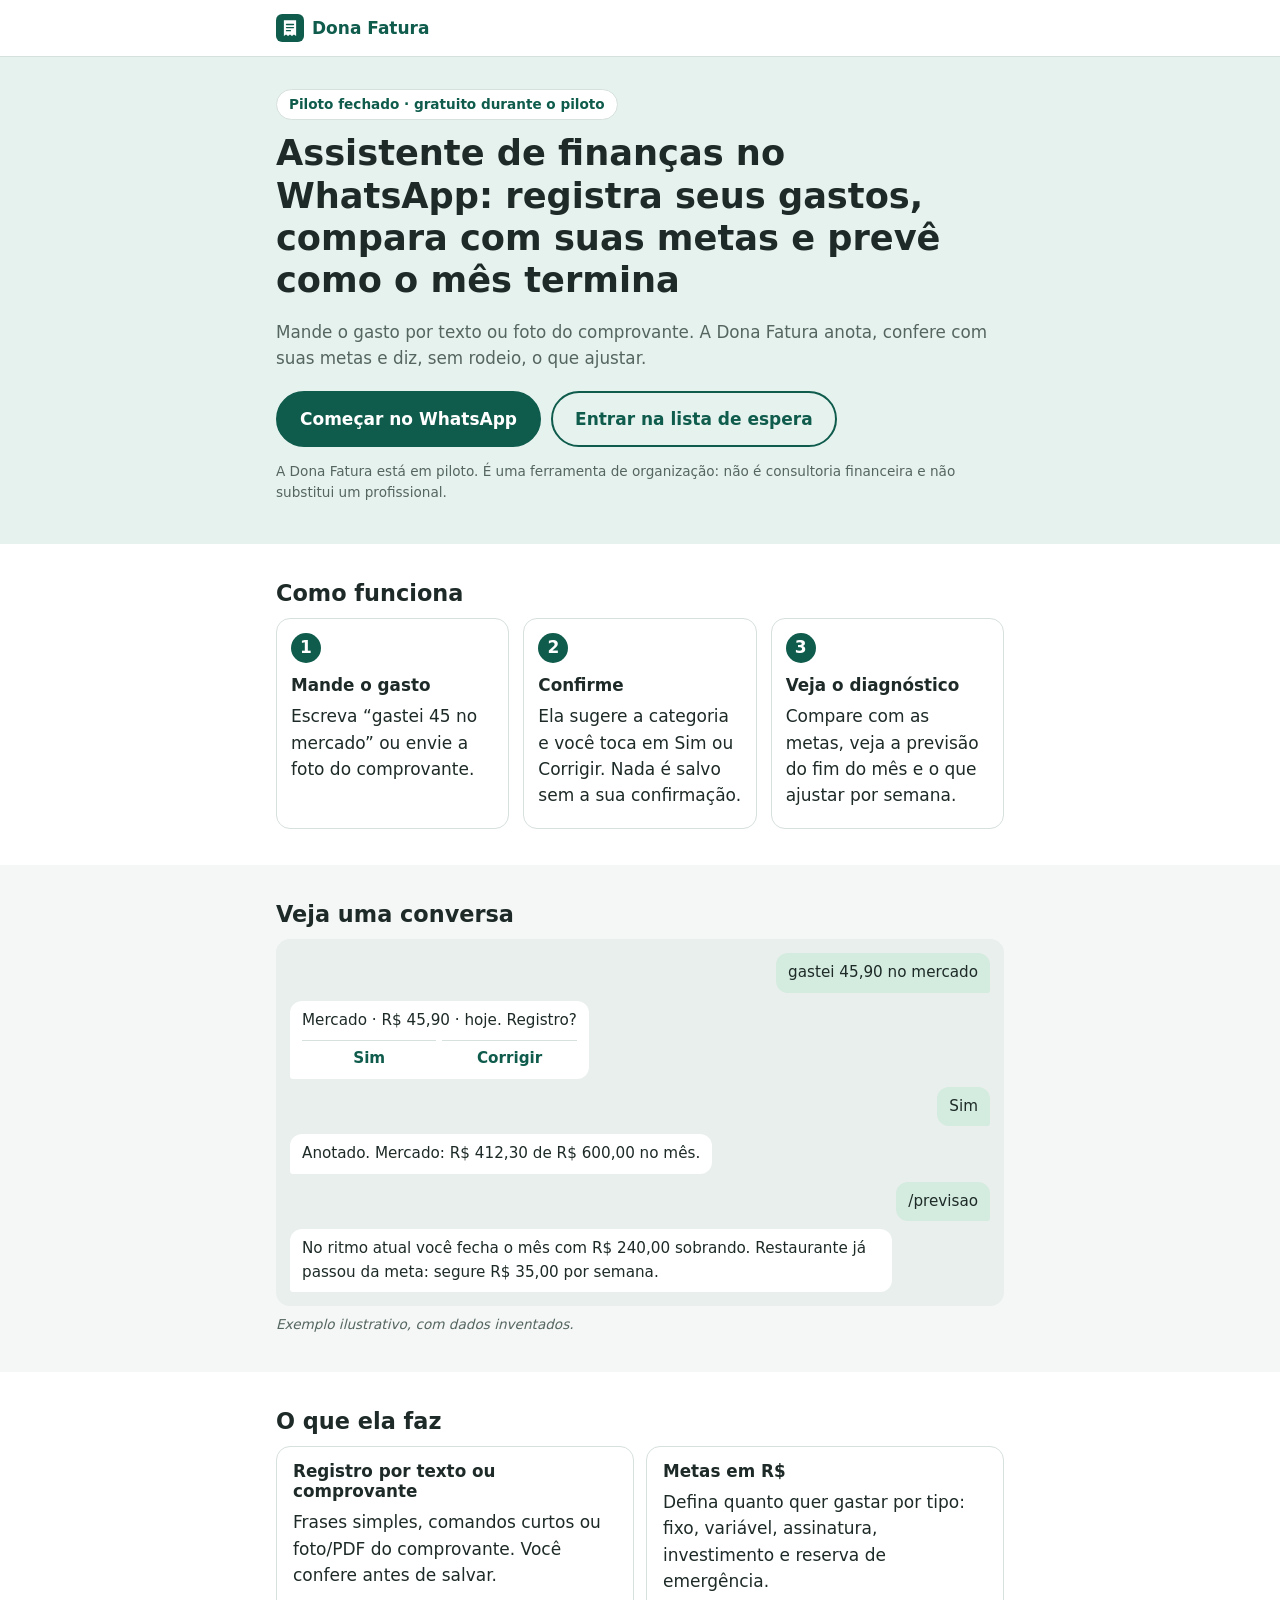
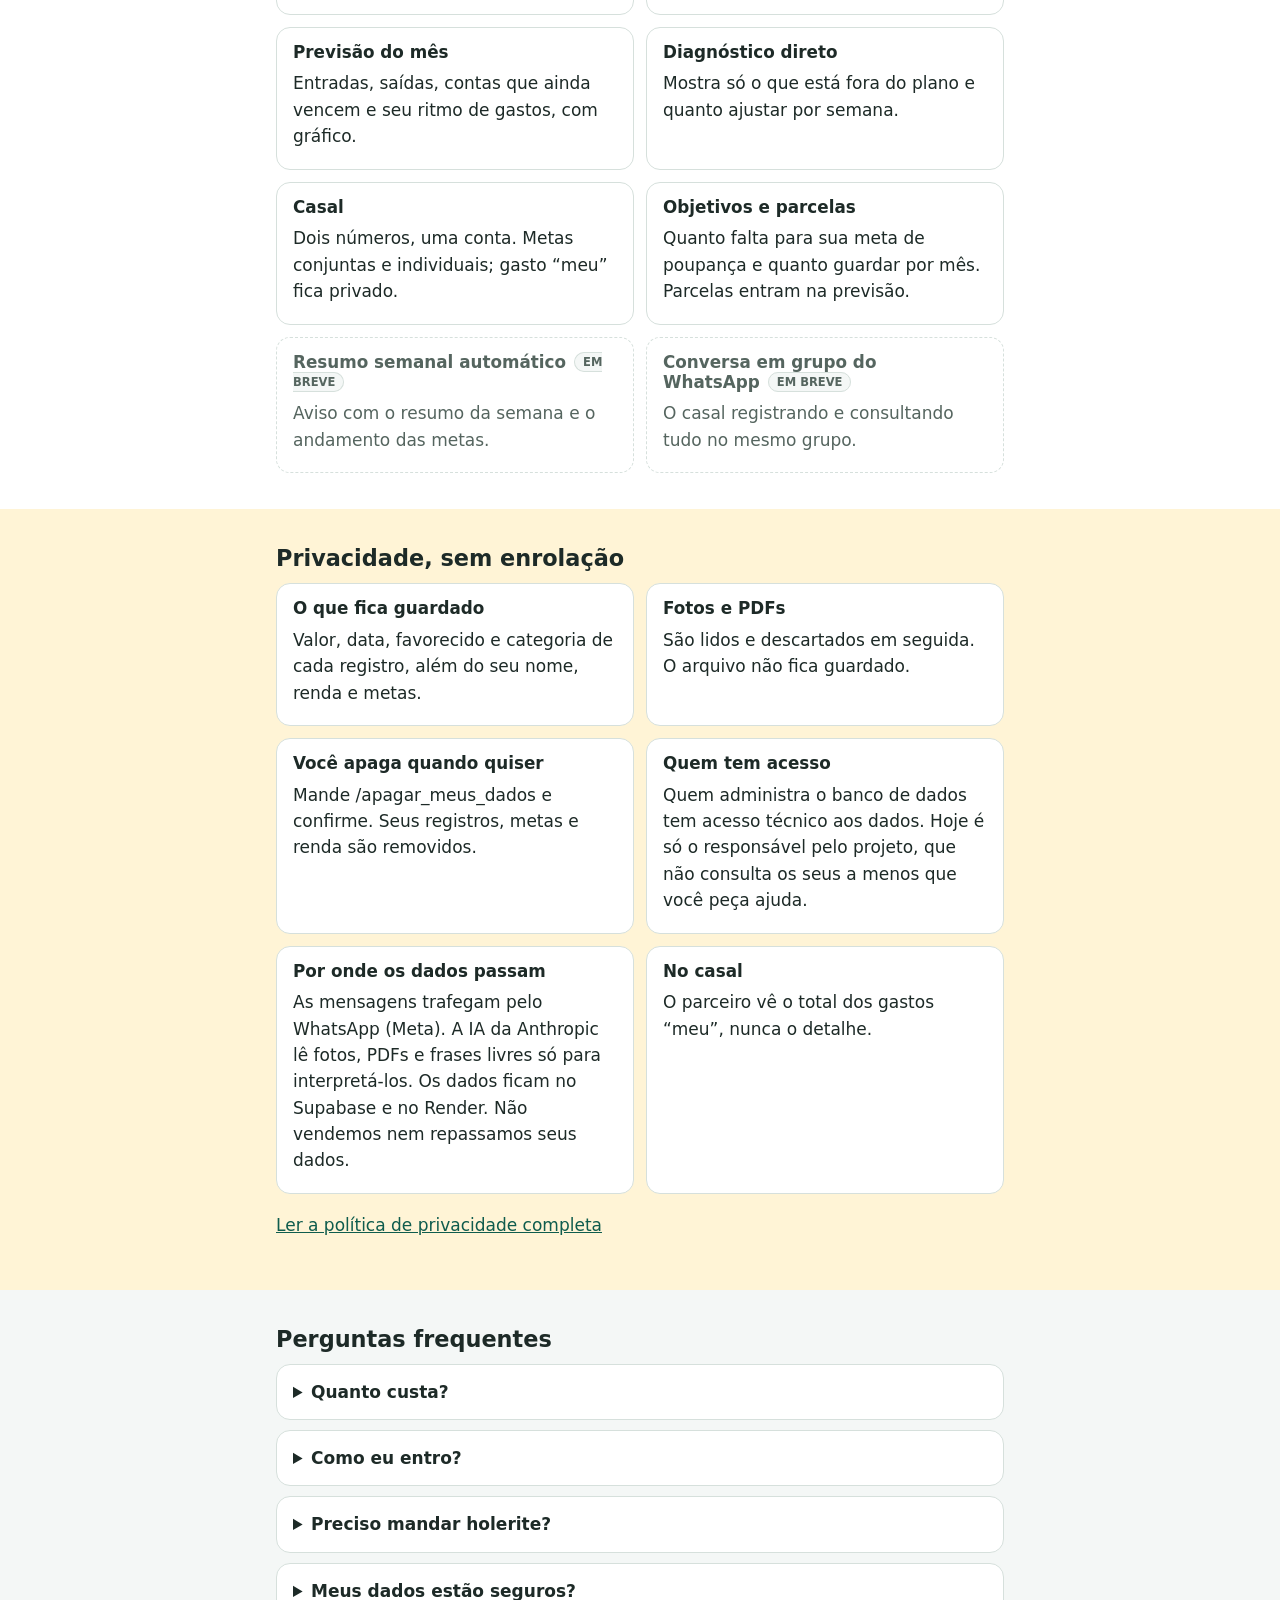
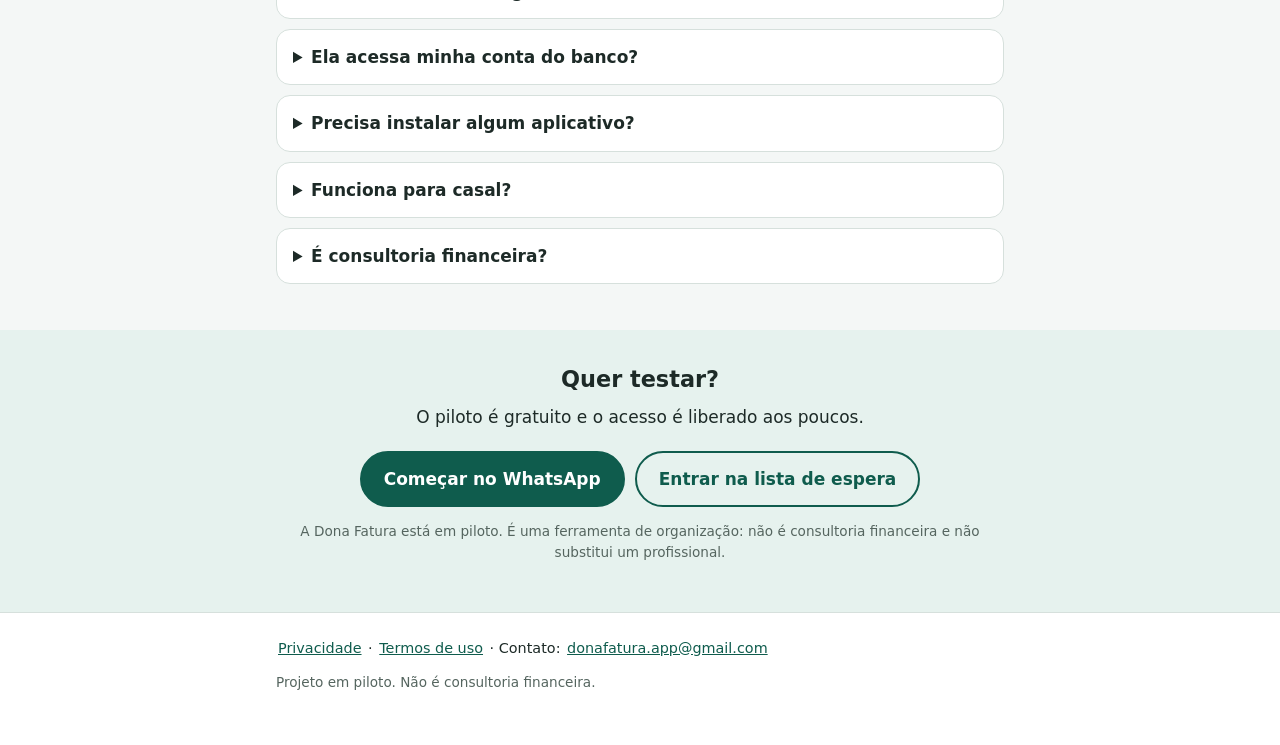
<file: landing/index.html>
<!doctype html>
<html lang="pt-BR">
<head>
  <meta charset="utf-8">
  <meta name="viewport" content="width=device-width, initial-scale=1">
  <title>Dona Fatura — finanças no WhatsApp</title>
  <meta name="description" content="Assistente de finanças no WhatsApp: registra seus gastos, compara com suas metas e prevê como o mês termina. Piloto gratuito.">
  <!-- Durante o piloto a página não é indexada. No lançamento, troque por: index, follow -->
  <meta name="robots" content="noindex, nofollow">
  <!-- Troque SEU-DOMINIO.com.br pelo domínio real (aqui, em robots.txt e em sitemap.xml) -->
  <link rel="canonical" href="https://SEU-DOMINIO.com.br/">
  <meta property="og:type" content="website">
  <meta property="og:locale" content="pt_BR">
  <meta property="og:site_name" content="Dona Fatura">
  <meta property="og:title" content="Dona Fatura — finanças no WhatsApp">
  <meta property="og:description" content="Registra seus gastos, compara com suas metas e prevê como o mês termina. Piloto gratuito.">
  <meta property="og:url" content="https://SEU-DOMINIO.com.br/">
  <meta name="theme-color" content="#0f5c4d">
  <link rel="icon" href="favicon.svg" type="image/svg+xml">
  <link rel="stylesheet" href="estilo.css">
</head>
<body data-pagina="home">
  <header class="topo">
    <div class="wrap">
      <a class="marca" href="#topo"><img src="favicon.svg" width="28" height="28" alt="">Dona Fatura</a>
    </div>
  </header>

  <main id="app">
    <noscript>
      <div class="wrap semscript">
        <p>Esta página precisa de JavaScript para exibir o conteúdo. Para falar com a gente, escreva para
          <a href="mailto:donafatura.app@gmail.com">donafatura.app@gmail.com</a>.</p>
      </div>
    </noscript>
  </main>

  <footer id="rodape" class="rodape"></footer>

  <script src="config.js"></script>
  <script src="conteudo.js"></script>
  <script src="script.js"></script>
</body>
</html>
</file>
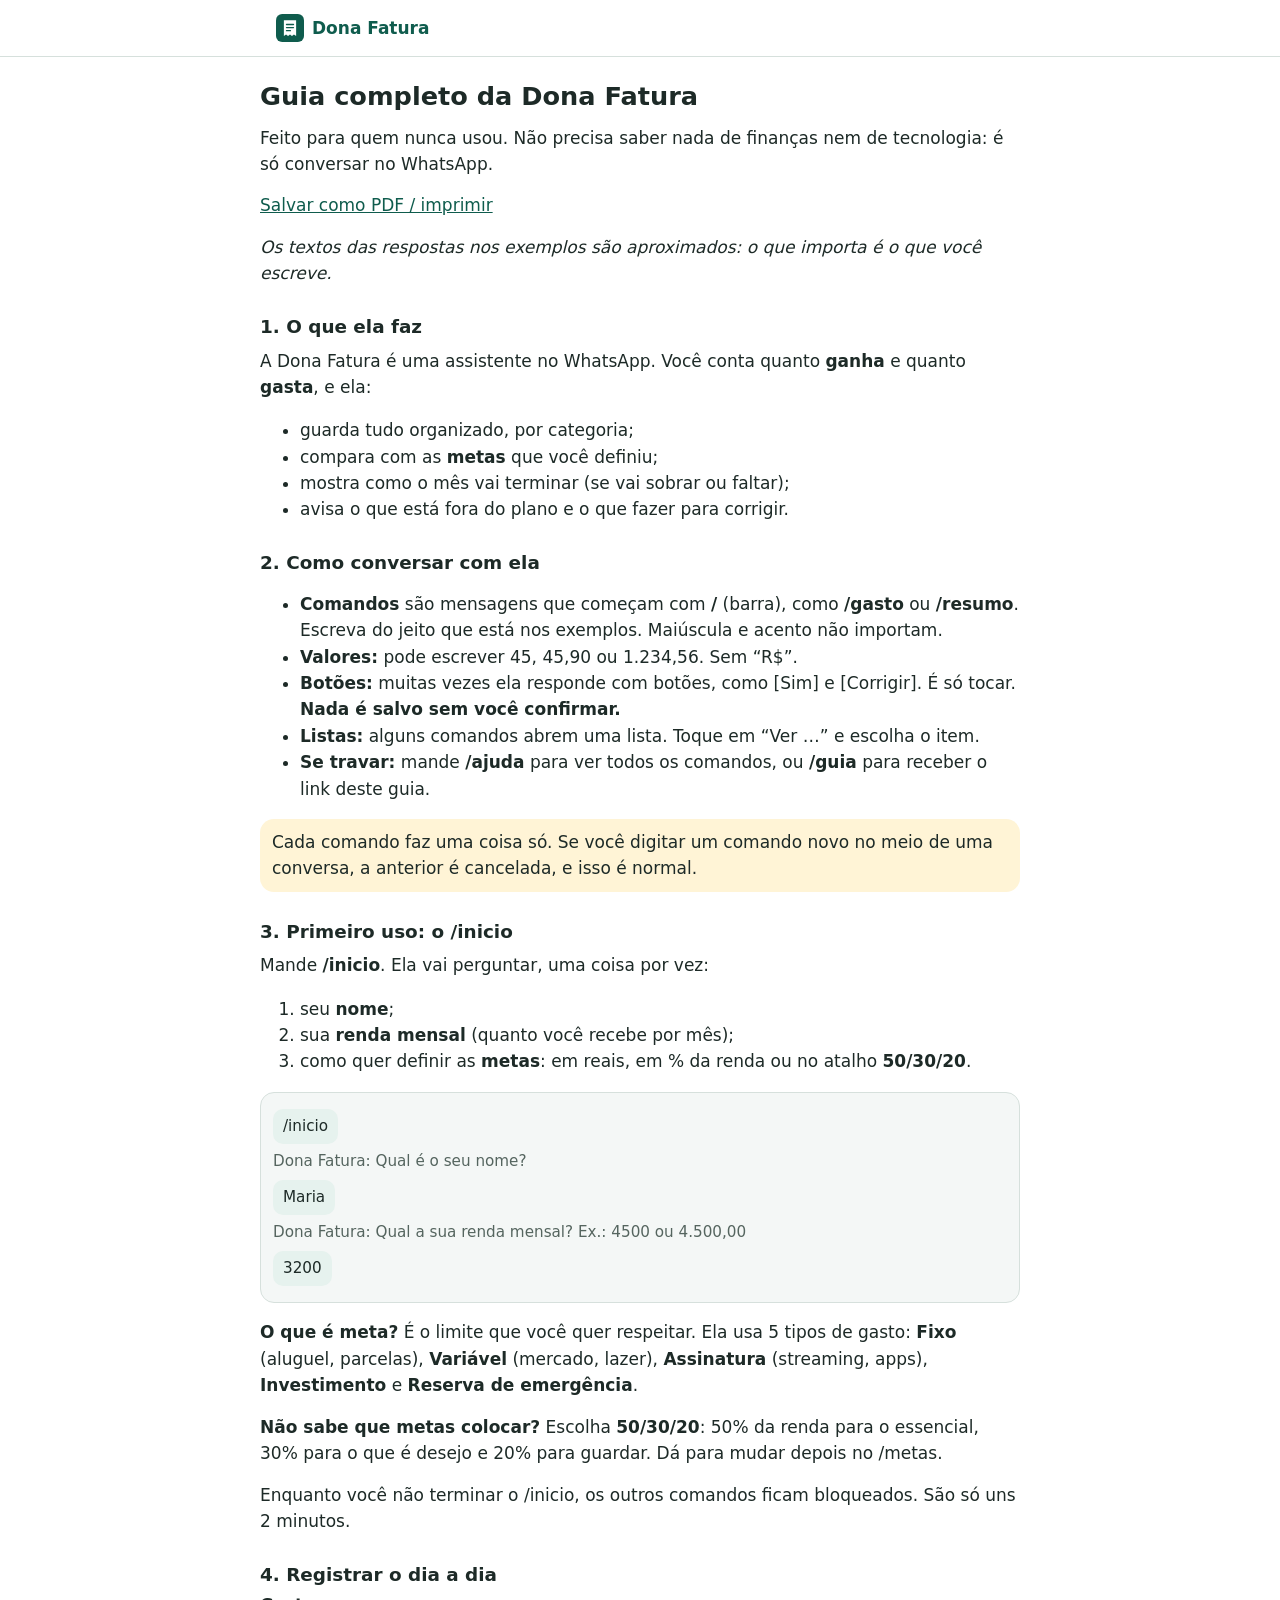
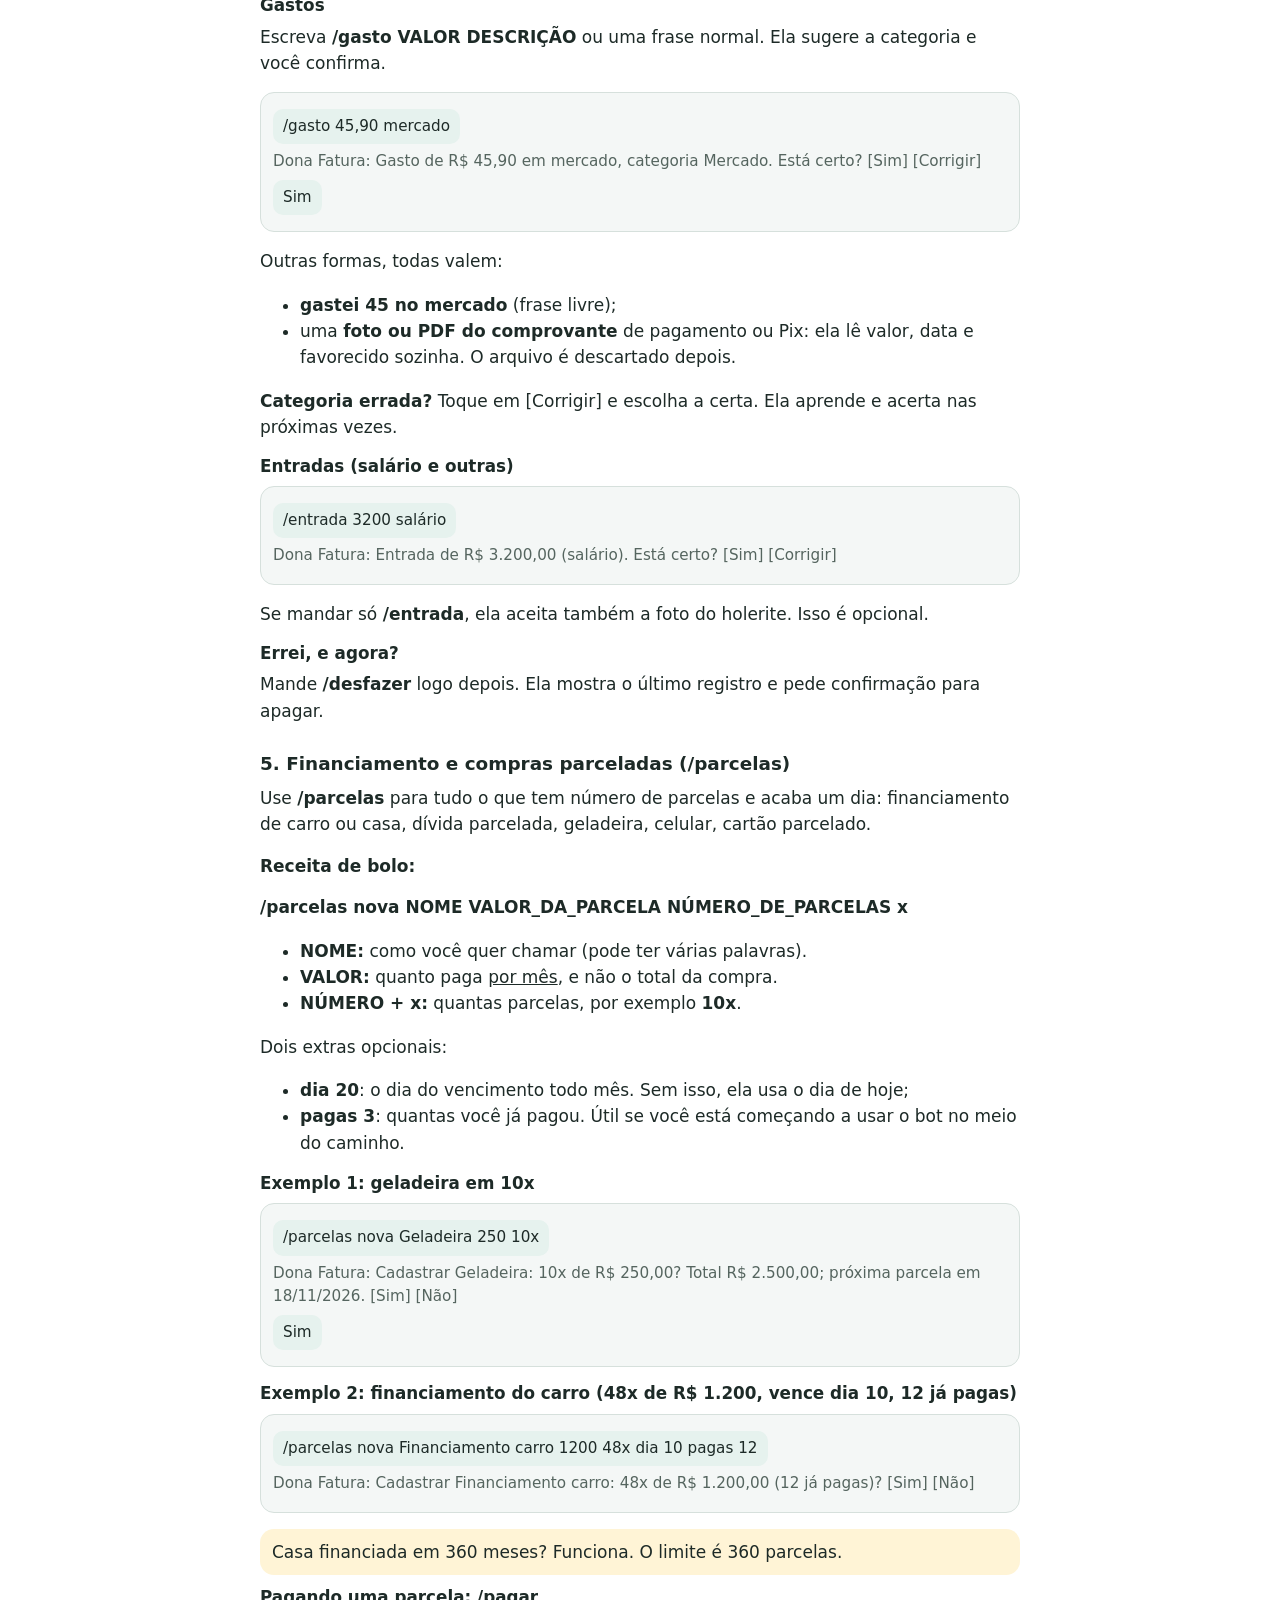
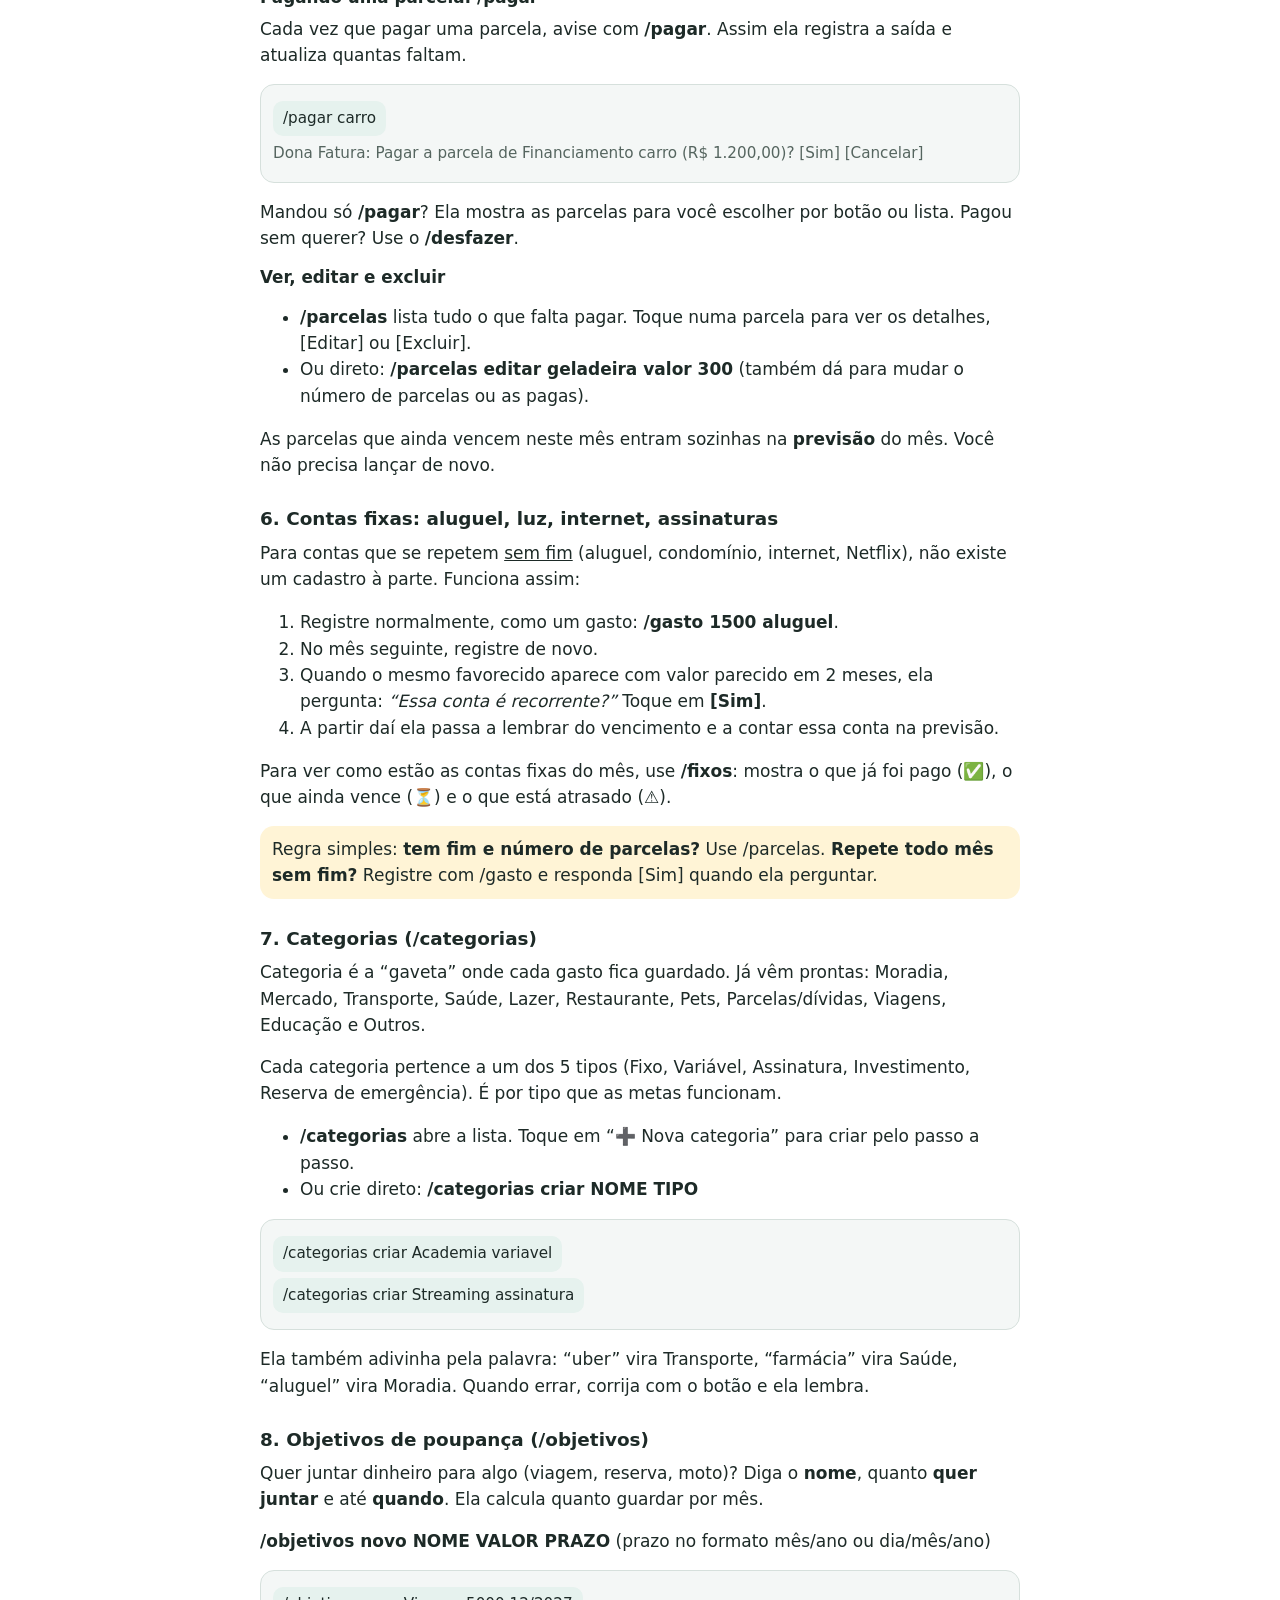
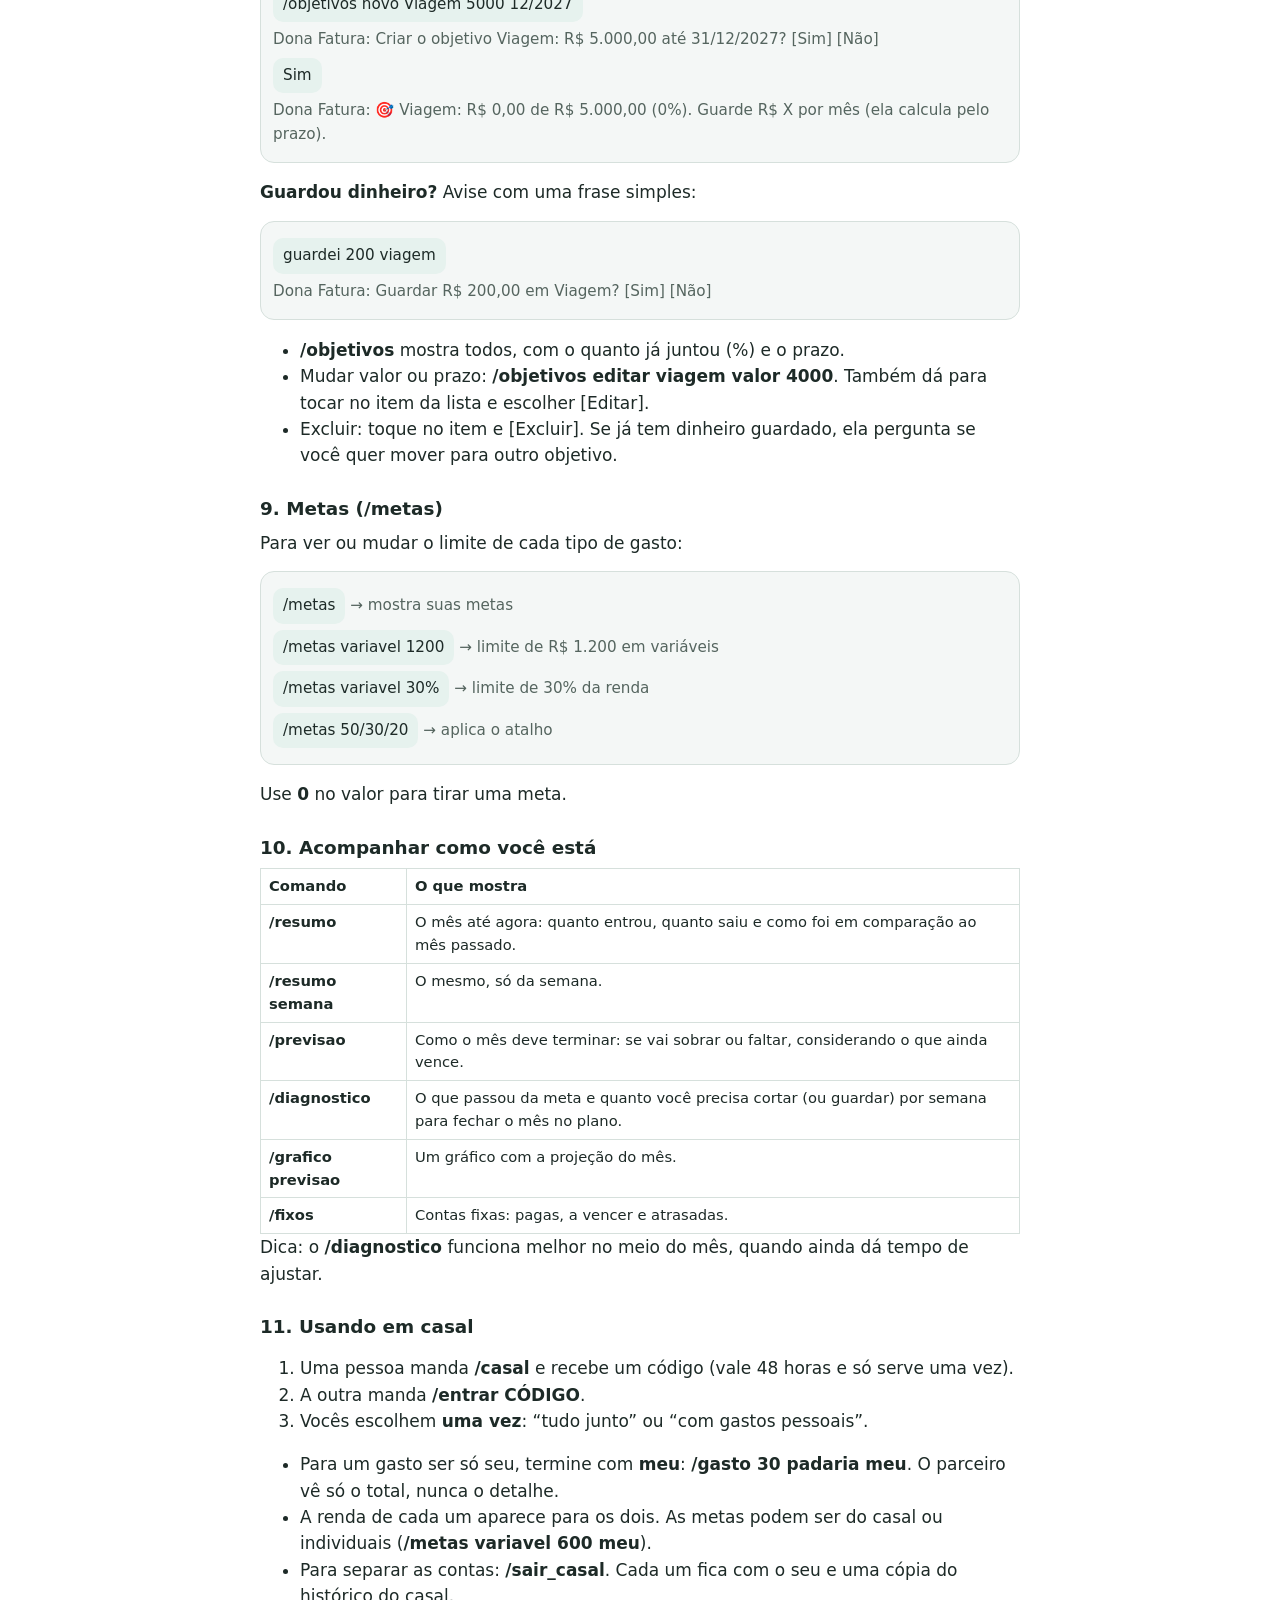
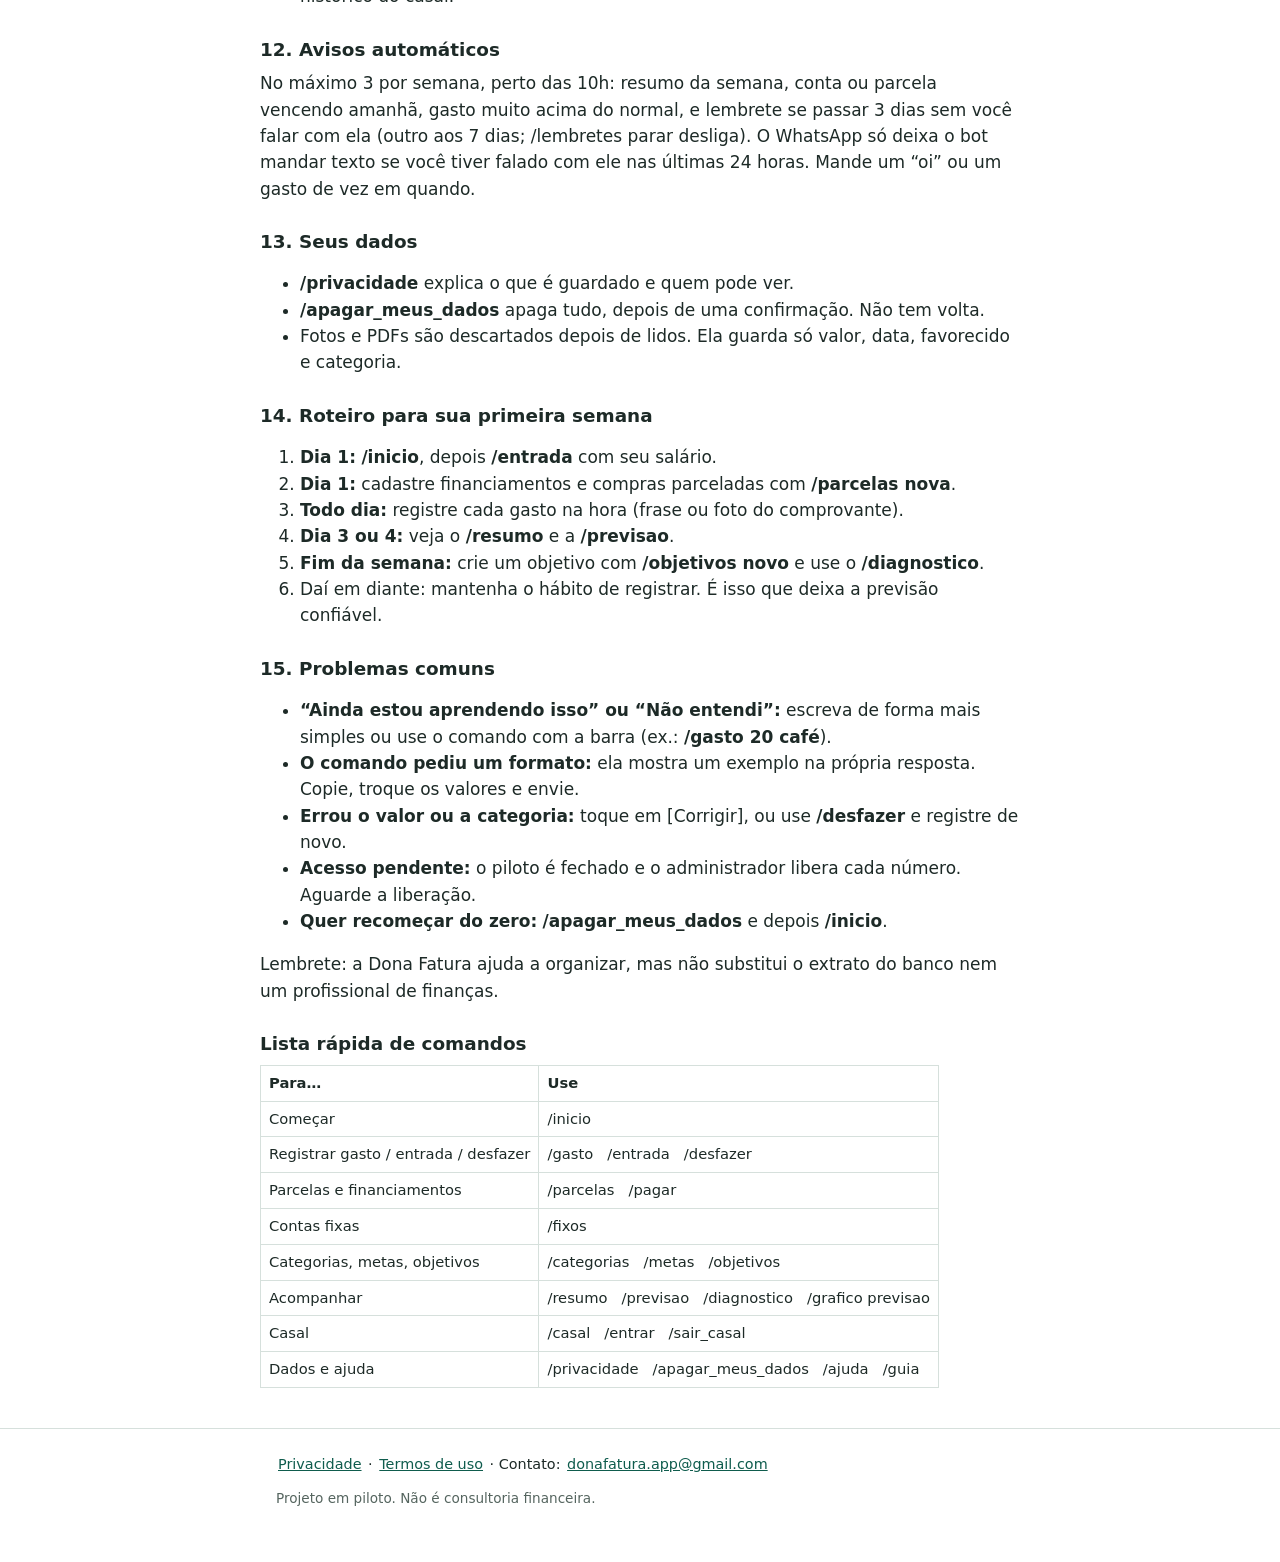
<file: landing/guia.html>
<!doctype html>
<html lang="pt-BR">
<head>
  <meta charset="utf-8">
  <meta name="viewport" content="width=device-width, initial-scale=1">
  <title>Guia completo — Dona Fatura</title>
  <meta name="description" content="Passo a passo para quem nunca usou: como cadastrar renda, gastos, financiamento, parcelas, categorias e objetivos.">
  <meta name="robots" content="noindex, nofollow">
  <link rel="icon" href="favicon.svg" type="image/svg+xml">
  <link rel="stylesheet" href="estilo.css">
</head>
<body data-pagina="legal">
  <header class="topo"><div class="wrap"><a class="marca" href="index.html"><img src="favicon.svg" width="28" height="28" alt="">Dona Fatura</a></div></header>
  <main class="wrap legal">
    <h1>Guia completo da Dona Fatura</h1>
    <p>Feito para quem nunca usou. Não precisa saber nada de finanças nem de tecnologia: é só conversar no WhatsApp.</p>
    <p class="sem-impressao"><a href="#" onclick="window.print();return false;">Salvar como PDF / imprimir</a></p>

    <p><i>Os textos das respostas nos exemplos são aproximados: o que importa é o que você escreve.</i></p>

    <h2>1. O que ela faz</h2>
    <p>A Dona Fatura é uma assistente no WhatsApp. Você conta quanto <b>ganha</b> e quanto <b>gasta</b>, e ela:</p>
    <ul>
      <li>guarda tudo organizado, por categoria;</li>
      <li>compara com as <b>metas</b> que você definiu;</li>
      <li>mostra como o mês vai terminar (se vai sobrar ou faltar);</li>
      <li>avisa o que está fora do plano e o que fazer para corrigir.</li>
    </ul>

    <h2>2. Como conversar com ela</h2>
    <ul>
      <li><b>Comandos</b> são mensagens que começam com <b>/</b> (barra), como <b>/gasto</b> ou <b>/resumo</b>. Escreva do jeito que está nos exemplos. Maiúscula e acento não importam.</li>
      <li><b>Valores:</b> pode escrever 45, 45,90 ou 1.234,56. Sem “R$”.</li>
      <li><b>Botões:</b> muitas vezes ela responde com botões, como [Sim] e [Corrigir]. É só tocar. <b>Nada é salvo sem você confirmar.</b></li>
      <li><b>Listas:</b> alguns comandos abrem uma lista. Toque em “Ver …” e escolha o item.</li>
      <li><b>Se travar:</b> mande <b>/ajuda</b> para ver todos os comandos, ou <b>/guia</b> para receber o link deste guia.</li>
    </ul>
    <div class="dica">Cada comando faz uma coisa só. Se você digitar um comando novo no meio de uma conversa, a anterior é cancelada, e isso é normal.</div>

    <h2>3. Primeiro uso: o /inicio</h2>
    <p>Mande <b>/inicio</b>. Ela vai perguntar, uma coisa por vez:</p>
    <ol>
      <li>seu <b>nome</b>;</li>
      <li>sua <b>renda mensal</b> (quanto você recebe por mês);</li>
      <li>como quer definir as <b>metas</b>: em reais, em % da renda ou no atalho <b>50/30/20</b>.</li>
    </ol>
    <div class="conversa">
      <p><span class="voce">/inicio</span></p>
      <p class="bot">Dona Fatura: Qual é o seu nome?</p>
      <p><span class="voce">Maria</span></p>
      <p class="bot">Dona Fatura: Qual a sua renda mensal? Ex.: 4500 ou 4.500,00</p>
      <p><span class="voce">3200</span></p>
    </div>
    <p><b>O que é meta?</b> É o limite que você quer respeitar. Ela usa 5 tipos de gasto:
      <b>Fixo</b> (aluguel, parcelas), <b>Variável</b> (mercado, lazer), <b>Assinatura</b> (streaming, apps),
      <b>Investimento</b> e <b>Reserva de emergência</b>.</p>
    <p><b>Não sabe que metas colocar?</b> Escolha <b>50/30/20</b>: 50% da renda para o essencial, 30% para o que é desejo e 20% para guardar. Dá para mudar depois no /metas.</p>
    <p>Enquanto você não terminar o /inicio, os outros comandos ficam bloqueados. São só uns 2 minutos.</p>

    <h2>4. Registrar o dia a dia</h2>

    <h3>Gastos</h3>
    <p>Escreva <b>/gasto VALOR DESCRIÇÃO</b> ou uma frase normal. Ela sugere a categoria e você confirma.</p>
    <div class="conversa">
      <p><span class="voce">/gasto 45,90 mercado</span></p>
      <p class="bot">Dona Fatura: Gasto de R$ 45,90 em mercado, categoria Mercado. Está certo? [Sim] [Corrigir]</p>
      <p><span class="voce">Sim</span></p>
    </div>
    <p>Outras formas, todas valem:</p>
    <ul>
      <li><b>gastei 45 no mercado</b> (frase livre);</li>
      <li>uma <b>foto ou PDF do comprovante</b> de pagamento ou Pix: ela lê valor, data e favorecido sozinha. O arquivo é descartado depois.</li>
    </ul>
    <p><b>Categoria errada?</b> Toque em [Corrigir] e escolha a certa. Ela aprende e acerta nas próximas vezes.</p>

    <h3>Entradas (salário e outras)</h3>
    <div class="conversa">
      <p><span class="voce">/entrada 3200 salário</span></p>
      <p class="bot">Dona Fatura: Entrada de R$ 3.200,00 (salário). Está certo? [Sim] [Corrigir]</p>
    </div>
    <p>Se mandar só <b>/entrada</b>, ela aceita também a foto do holerite. Isso é opcional.</p>

    <h3>Errei, e agora?</h3>
    <p>Mande <b>/desfazer</b> logo depois. Ela mostra o último registro e pede confirmação para apagar.</p>

    <h2>5. Financiamento e compras parceladas (/parcelas)</h2>
    <p>Use <b>/parcelas</b> para tudo o que tem número de parcelas e acaba um dia: financiamento de carro ou casa, dívida parcelada, geladeira, celular, cartão parcelado.</p>
    <p><b>Receita de bolo:</b></p>
    <p><b>/parcelas nova NOME VALOR_DA_PARCELA NÚMERO_DE_PARCELAS x</b></p>
    <ul>
      <li><b>NOME:</b> como você quer chamar (pode ter várias palavras).</li>
      <li><b>VALOR:</b> quanto paga <u>por mês</u>, e não o total da compra.</li>
      <li><b>NÚMERO + x:</b> quantas parcelas, por exemplo <b>10x</b>.</li>
    </ul>
    <p>Dois extras opcionais:</p>
    <ul>
      <li><b>dia 20</b>: o dia do vencimento todo mês. Sem isso, ela usa o dia de hoje;</li>
      <li><b>pagas 3</b>: quantas você já pagou. Útil se você está começando a usar o bot no meio do caminho.</li>
    </ul>

    <h3>Exemplo 1: geladeira em 10x</h3>
    <div class="conversa">
      <p><span class="voce">/parcelas nova Geladeira 250 10x</span></p>
      <p class="bot">Dona Fatura: Cadastrar Geladeira: 10x de R$ 250,00? Total R$ 2.500,00; próxima parcela em 18/11/2026. [Sim] [Não]</p>
      <p><span class="voce">Sim</span></p>
    </div>

    <h3>Exemplo 2: financiamento do carro (48x de R$ 1.200, vence dia 10, 12 já pagas)</h3>
    <div class="conversa">
      <p><span class="voce">/parcelas nova Financiamento carro 1200 48x dia 10 pagas 12</span></p>
      <p class="bot">Dona Fatura: Cadastrar Financiamento carro: 48x de R$ 1.200,00 (12 já pagas)? [Sim] [Não]</p>
    </div>
    <div class="dica">Casa financiada em 360 meses? Funciona. O limite é 360 parcelas.</div>

    <h3>Pagando uma parcela: /pagar</h3>
    <p>Cada vez que pagar uma parcela, avise com <b>/pagar</b>. Assim ela registra a saída e atualiza quantas faltam.</p>
    <div class="conversa">
      <p><span class="voce">/pagar carro</span></p>
      <p class="bot">Dona Fatura: Pagar a parcela de Financiamento carro (R$ 1.200,00)? [Sim] [Cancelar]</p>
    </div>
    <p>Mandou só <b>/pagar</b>? Ela mostra as parcelas para você escolher por botão ou lista. Pagou sem querer? Use o <b>/desfazer</b>.</p>

    <h3>Ver, editar e excluir</h3>
    <ul>
      <li><b>/parcelas</b> lista tudo o que falta pagar. Toque numa parcela para ver os detalhes, [Editar] ou [Excluir].</li>
      <li>Ou direto: <b>/parcelas editar geladeira valor 300</b> (também dá para mudar o número de parcelas ou as pagas).</li>
    </ul>
    <p>As parcelas que ainda vencem neste mês entram sozinhas na <b>previsão</b> do mês. Você não precisa lançar de novo.</p>

    <h2>6. Contas fixas: aluguel, luz, internet, assinaturas</h2>
    <p>Para contas que se repetem <u>sem fim</u> (aluguel, condomínio, internet, Netflix), não existe um cadastro à parte. Funciona assim:</p>
    <ol>
      <li>Registre normalmente, como um gasto: <b>/gasto 1500 aluguel</b>.</li>
      <li>No mês seguinte, registre de novo.</li>
      <li>Quando o mesmo favorecido aparece com valor parecido em 2 meses, ela pergunta: <i>“Essa conta é recorrente?”</i> Toque em <b>[Sim]</b>.</li>
      <li>A partir daí ela passa a lembrar do vencimento e a contar essa conta na previsão.</li>
    </ol>
    <p>Para ver como estão as contas fixas do mês, use <b>/fixos</b>: mostra o que já foi pago (✅), o que ainda vence (⏳) e o que está atrasado (⚠️).</p>
    <div class="dica">Regra simples: <b>tem fim e número de parcelas?</b> Use /parcelas. <b>Repete todo mês sem fim?</b> Registre com /gasto e responda [Sim] quando ela perguntar.</div>

    <h2>7. Categorias (/categorias)</h2>
    <p>Categoria é a “gaveta” onde cada gasto fica guardado. Já vêm prontas: Moradia, Mercado, Transporte, Saúde, Lazer, Restaurante, Pets, Parcelas/dívidas, Viagens, Educação e Outros.</p>
    <p>Cada categoria pertence a um dos 5 tipos (Fixo, Variável, Assinatura, Investimento, Reserva de emergência). É por tipo que as metas funcionam.</p>
    <ul>
      <li><b>/categorias</b> abre a lista. Toque em “➕ Nova categoria” para criar pelo passo a passo.</li>
      <li>Ou crie direto: <b>/categorias criar NOME TIPO</b></li>
    </ul>
    <div class="conversa">
      <p><span class="voce">/categorias criar Academia variavel</span></p>
      <p><span class="voce">/categorias criar Streaming assinatura</span></p>
    </div>
    <p>Ela também adivinha pela palavra: “uber” vira Transporte, “farmácia” vira Saúde, “aluguel” vira Moradia. Quando errar, corrija com o botão e ela lembra.</p>

    <h2>8. Objetivos de poupança (/objetivos)</h2>
    <p>Quer juntar dinheiro para algo (viagem, reserva, moto)? Diga o <b>nome</b>, quanto <b>quer juntar</b> e até <b>quando</b>. Ela calcula quanto guardar por mês.</p>
    <p><b>/objetivos novo NOME VALOR PRAZO</b> (prazo no formato mês/ano ou dia/mês/ano)</p>
    <div class="conversa">
      <p><span class="voce">/objetivos novo Viagem 5000 12/2027</span></p>
      <p class="bot">Dona Fatura: Criar o objetivo Viagem: R$ 5.000,00 até 31/12/2027? [Sim] [Não]</p>
      <p><span class="voce">Sim</span></p>
      <p class="bot">Dona Fatura: 🎯 Viagem: R$ 0,00 de R$ 5.000,00 (0%). Guarde R$ X por mês (ela calcula pelo prazo).</p>
    </div>
    <p><b>Guardou dinheiro?</b> Avise com uma frase simples:</p>
    <div class="conversa">
      <p><span class="voce">guardei 200 viagem</span></p>
      <p class="bot">Dona Fatura: Guardar R$ 200,00 em Viagem? [Sim] [Não]</p>
    </div>
    <ul>
      <li><b>/objetivos</b> mostra todos, com o quanto já juntou (%) e o prazo.</li>
      <li>Mudar valor ou prazo: <b>/objetivos editar viagem valor 4000</b>. Também dá para tocar no item da lista e escolher [Editar].</li>
      <li>Excluir: toque no item e [Excluir]. Se já tem dinheiro guardado, ela pergunta se você quer mover para outro objetivo.</li>
    </ul>

    <h2>9. Metas (/metas)</h2>
    <p>Para ver ou mudar o limite de cada tipo de gasto:</p>
    <div class="conversa">
      <p><span class="voce">/metas</span> <span class="bot">&rarr; mostra suas metas</span></p>
      <p><span class="voce">/metas variavel 1200</span> <span class="bot">&rarr; limite de R$ 1.200 em variáveis</span></p>
      <p><span class="voce">/metas variavel 30%</span> <span class="bot">&rarr; limite de 30% da renda</span></p>
      <p><span class="voce">/metas 50/30/20</span> <span class="bot">&rarr; aplica o atalho</span></p>
    </div>
    <p>Use <b>0</b> no valor para tirar uma meta.</p>

    <h2>10. Acompanhar como você está</h2>
    <table>
      <tr><th>Comando</th><th>O que mostra</th></tr>
      <tr><td><b>/resumo</b></td><td>O mês até agora: quanto entrou, quanto saiu e como foi em comparação ao mês passado.</td></tr>
      <tr><td><b>/resumo semana</b></td><td>O mesmo, só da semana.</td></tr>
      <tr><td><b>/previsao</b></td><td>Como o mês deve terminar: se vai sobrar ou faltar, considerando o que ainda vence.</td></tr>
      <tr><td><b>/diagnostico</b></td><td>O que passou da meta e quanto você precisa cortar (ou guardar) por semana para fechar o mês no plano.</td></tr>
      <tr><td><b>/grafico previsao</b></td><td>Um gráfico com a projeção do mês.</td></tr>
      <tr><td><b>/fixos</b></td><td>Contas fixas: pagas, a vencer e atrasadas.</td></tr>
    </table>
    <p>Dica: o <b>/diagnostico</b> funciona melhor no meio do mês, quando ainda dá tempo de ajustar.</p>

    <h2>11. Usando em casal</h2>
    <ol>
      <li>Uma pessoa manda <b>/casal</b> e recebe um código (vale 48 horas e só serve uma vez).</li>
      <li>A outra manda <b>/entrar CÓDIGO</b>.</li>
      <li>Vocês escolhem <b>uma vez</b>: “tudo junto” ou “com gastos pessoais”.</li>
    </ol>
    <ul>
      <li>Para um gasto ser só seu, termine com <b>meu</b>: <b>/gasto 30 padaria meu</b>. O parceiro vê só o total, nunca o detalhe.</li>
      <li>A renda de cada um aparece para os dois. As metas podem ser do casal ou individuais (<b>/metas variavel 600 meu</b>).</li>
      <li>Para separar as contas: <b>/sair_casal</b>. Cada um fica com o seu e uma cópia do histórico do casal.</li>
    </ul>

    <h2>12. Avisos automáticos</h2>
    <p>No máximo 3 por semana, perto das 10h: resumo da semana, conta ou parcela vencendo amanhã, gasto muito acima do normal, e lembrete se passar 3 dias sem você falar com ela (outro aos 7 dias; /lembretes parar desliga). O WhatsApp só deixa o bot mandar texto se você tiver falado com ele nas últimas 24 horas. Mande um “oi” ou um gasto de vez em quando.</p>

    <h2>13. Seus dados</h2>
    <ul>
      <li><b>/privacidade</b> explica o que é guardado e quem pode ver.</li>
      <li><b>/apagar_meus_dados</b> apaga tudo, depois de uma confirmação. Não tem volta.</li>
      <li>Fotos e PDFs são descartados depois de lidos. Ela guarda só valor, data, favorecido e categoria.</li>
    </ul>

    <h2>14. Roteiro para sua primeira semana</h2>
    <ol>
      <li><b>Dia 1:</b> <b>/inicio</b>, depois <b>/entrada</b> com seu salário.</li>
      <li><b>Dia 1:</b> cadastre financiamentos e compras parceladas com <b>/parcelas nova</b>.</li>
      <li><b>Todo dia:</b> registre cada gasto na hora (frase ou foto do comprovante).</li>
      <li><b>Dia 3 ou 4:</b> veja o <b>/resumo</b> e a <b>/previsao</b>.</li>
      <li><b>Fim da semana:</b> crie um objetivo com <b>/objetivos novo</b> e use o <b>/diagnostico</b>.</li>
      <li>Daí em diante: mantenha o hábito de registrar. É isso que deixa a previsão confiável.</li>
    </ol>

    <h2>15. Problemas comuns</h2>
    <ul>
      <li><b>“Ainda estou aprendendo isso” ou “Não entendi”:</b> escreva de forma mais simples ou use o comando com a barra (ex.: <b>/gasto 20 café</b>).</li>
      <li><b>O comando pediu um formato:</b> ela mostra um exemplo na própria resposta. Copie, troque os valores e envie.</li>
      <li><b>Errou o valor ou a categoria:</b> toque em [Corrigir], ou use <b>/desfazer</b> e registre de novo.</li>
      <li><b>Acesso pendente:</b> o piloto é fechado e o administrador libera cada número. Aguarde a liberação.</li>
      <li><b>Quer recomeçar do zero:</b> <b>/apagar_meus_dados</b> e depois <b>/inicio</b>.</li>
    </ul>
    <p>Lembrete: a Dona Fatura ajuda a organizar, mas não substitui o extrato do banco nem um profissional de finanças.</p>

    <h2>Lista rápida de comandos</h2>
    <table>
      <tr><th>Para…</th><th>Use</th></tr>
      <tr><td>Começar</td><td>/inicio</td></tr>
      <tr><td>Registrar gasto / entrada / desfazer</td><td>/gasto &nbsp; /entrada &nbsp; /desfazer</td></tr>
      <tr><td>Parcelas e financiamentos</td><td>/parcelas &nbsp; /pagar</td></tr>
      <tr><td>Contas fixas</td><td>/fixos</td></tr>
      <tr><td>Categorias, metas, objetivos</td><td>/categorias &nbsp; /metas &nbsp; /objetivos</td></tr>
      <tr><td>Acompanhar</td><td>/resumo &nbsp; /previsao &nbsp; /diagnostico &nbsp; /grafico previsao</td></tr>
      <tr><td>Casal</td><td>/casal &nbsp; /entrar &nbsp; /sair_casal</td></tr>
      <tr><td>Dados e ajuda</td><td>/privacidade &nbsp; /apagar_meus_dados &nbsp; /ajuda &nbsp; /guia</td></tr>
    </table>
  </main>
  <footer id="rodape" class="rodape"></footer>
  <script src="config.js"></script>
  <script src="conteudo.js"></script>
  <script src="script.js"></script>
</body>
</html>
</file>
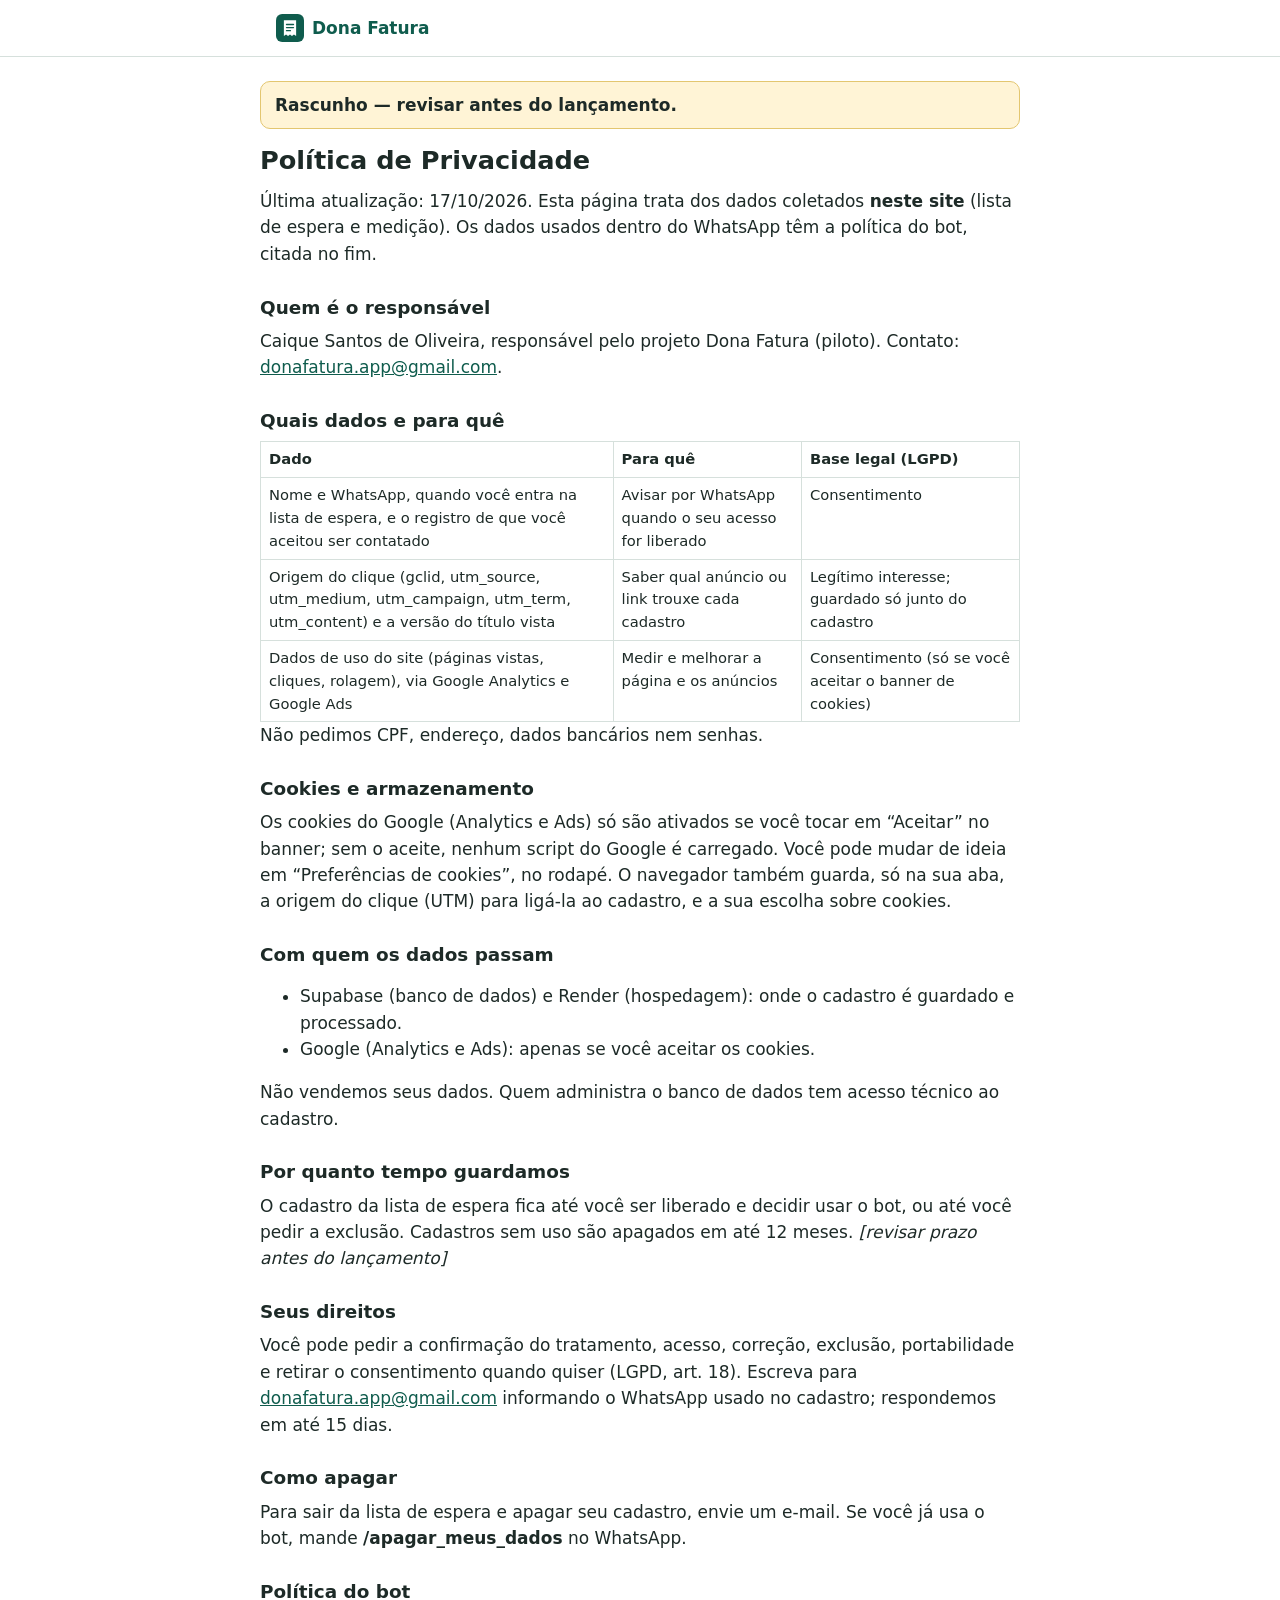
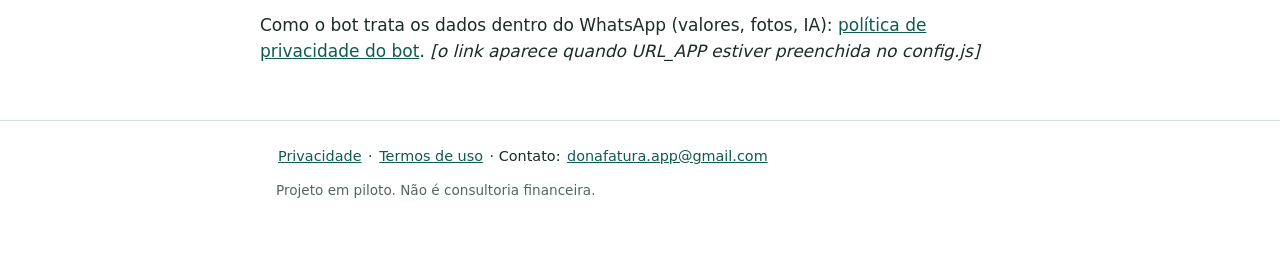
<file: landing/privacidade.html>
<!doctype html>
<html lang="pt-BR">
<head>
  <meta charset="utf-8">
  <meta name="viewport" content="width=device-width, initial-scale=1">
  <title>Política de Privacidade — Dona Fatura</title>
  <meta name="description" content="Quais dados a Dona Fatura coleta, para quê, por quanto tempo e como apagar.">
  <meta name="robots" content="noindex, nofollow">
  <link rel="icon" href="favicon.svg" type="image/svg+xml">
  <link rel="stylesheet" href="estilo.css">
</head>
<body data-pagina="legal">
  <header class="topo"><div class="wrap"><a class="marca" href="index.html"><img src="favicon.svg" width="28" height="28" alt="">Dona Fatura</a></div></header>
  <main class="wrap legal">
    <p class="rascunho">Rascunho — revisar antes do lançamento.</p>
    <h1>Política de Privacidade</h1>
    <p>Última atualização: 17/10/2026. Esta página trata dos dados coletados <b>neste site</b> (lista de espera e medição).
      Os dados usados dentro do WhatsApp têm a política do bot, citada no fim.</p>

    <h2>Quem é o responsável</h2>
    <p>Caique Santos de Oliveira, responsável pelo projeto Dona Fatura (piloto). Contato:
      <a data-email href="mailto:donafatura.app@gmail.com">donafatura.app@gmail.com</a>.</p>

    <h2>Quais dados e para quê</h2>
    <table>
      <tr><th>Dado</th><th>Para quê</th><th>Base legal (LGPD)</th></tr>
      <tr><td>Nome e WhatsApp, quando você entra na lista de espera, e o registro de que você aceitou ser contatado</td><td>Avisar por WhatsApp quando o seu acesso for liberado</td><td>Consentimento</td></tr>
      <tr><td>Origem do clique (gclid, utm_source, utm_medium, utm_campaign, utm_term, utm_content) e a versão do título vista</td><td>Saber qual anúncio ou link trouxe cada cadastro</td><td>Legítimo interesse; guardado só junto do cadastro</td></tr>
      <tr><td>Dados de uso do site (páginas vistas, cliques, rolagem), via Google Analytics e Google Ads</td><td>Medir e melhorar a página e os anúncios</td><td>Consentimento (só se você aceitar o banner de cookies)</td></tr>
    </table>
    <p>Não pedimos CPF, endereço, dados bancários nem senhas.</p>

    <h2>Cookies e armazenamento</h2>
    <p>Os cookies do Google (Analytics e Ads) só são ativados se você tocar em “Aceitar” no banner; sem o aceite, nenhum
      script do Google é carregado. Você pode mudar de ideia em “Preferências de cookies”, no rodapé. O navegador
      também guarda, só na sua aba, a origem do clique (UTM) para ligá-la ao cadastro, e a sua escolha sobre cookies.</p>

    <h2>Com quem os dados passam</h2>
    <ul>
      <li>Supabase (banco de dados) e Render (hospedagem): onde o cadastro é guardado e processado.</li>
      <li>Google (Analytics e Ads): apenas se você aceitar os cookies.</li>
    </ul>
    <p>Não vendemos seus dados. Quem administra o banco de dados tem acesso técnico ao cadastro.</p>

    <h2>Por quanto tempo guardamos</h2>
    <p>O cadastro da lista de espera fica até você ser liberado e decidir usar o bot, ou até você pedir a exclusão.
      Cadastros sem uso são apagados em até 12 meses. <i>[revisar prazo antes do lançamento]</i></p>

    <h2>Seus direitos</h2>
    <p>Você pode pedir a confirmação do tratamento, acesso, correção, exclusão, portabilidade e retirar o consentimento
      quando quiser (LGPD, art. 18). Escreva para <a data-email href="mailto:donafatura.app@gmail.com">donafatura.app@gmail.com</a>
      informando o WhatsApp usado no cadastro; respondemos em até 15 dias.</p>

    <h2>Como apagar</h2>
    <p>Para sair da lista de espera e apagar seu cadastro, envie um e-mail. Se você já usa o bot, mande
      <b>/apagar_meus_dados</b> no WhatsApp.</p>

    <h2>Política do bot</h2>
    <p>Como o bot trata os dados dentro do WhatsApp (valores, fotos, IA): <a id="link-politica-bot" href="#" hidden>política de privacidade do bot</a>.
      <i>[o link aparece quando URL_APP estiver preenchida no config.js]</i></p>
  </main>
  <footer id="rodape" class="rodape"></footer>
  <script src="config.js"></script>
  <script src="conteudo.js"></script>
  <script src="script.js"></script>
</body>
</html>
</file>
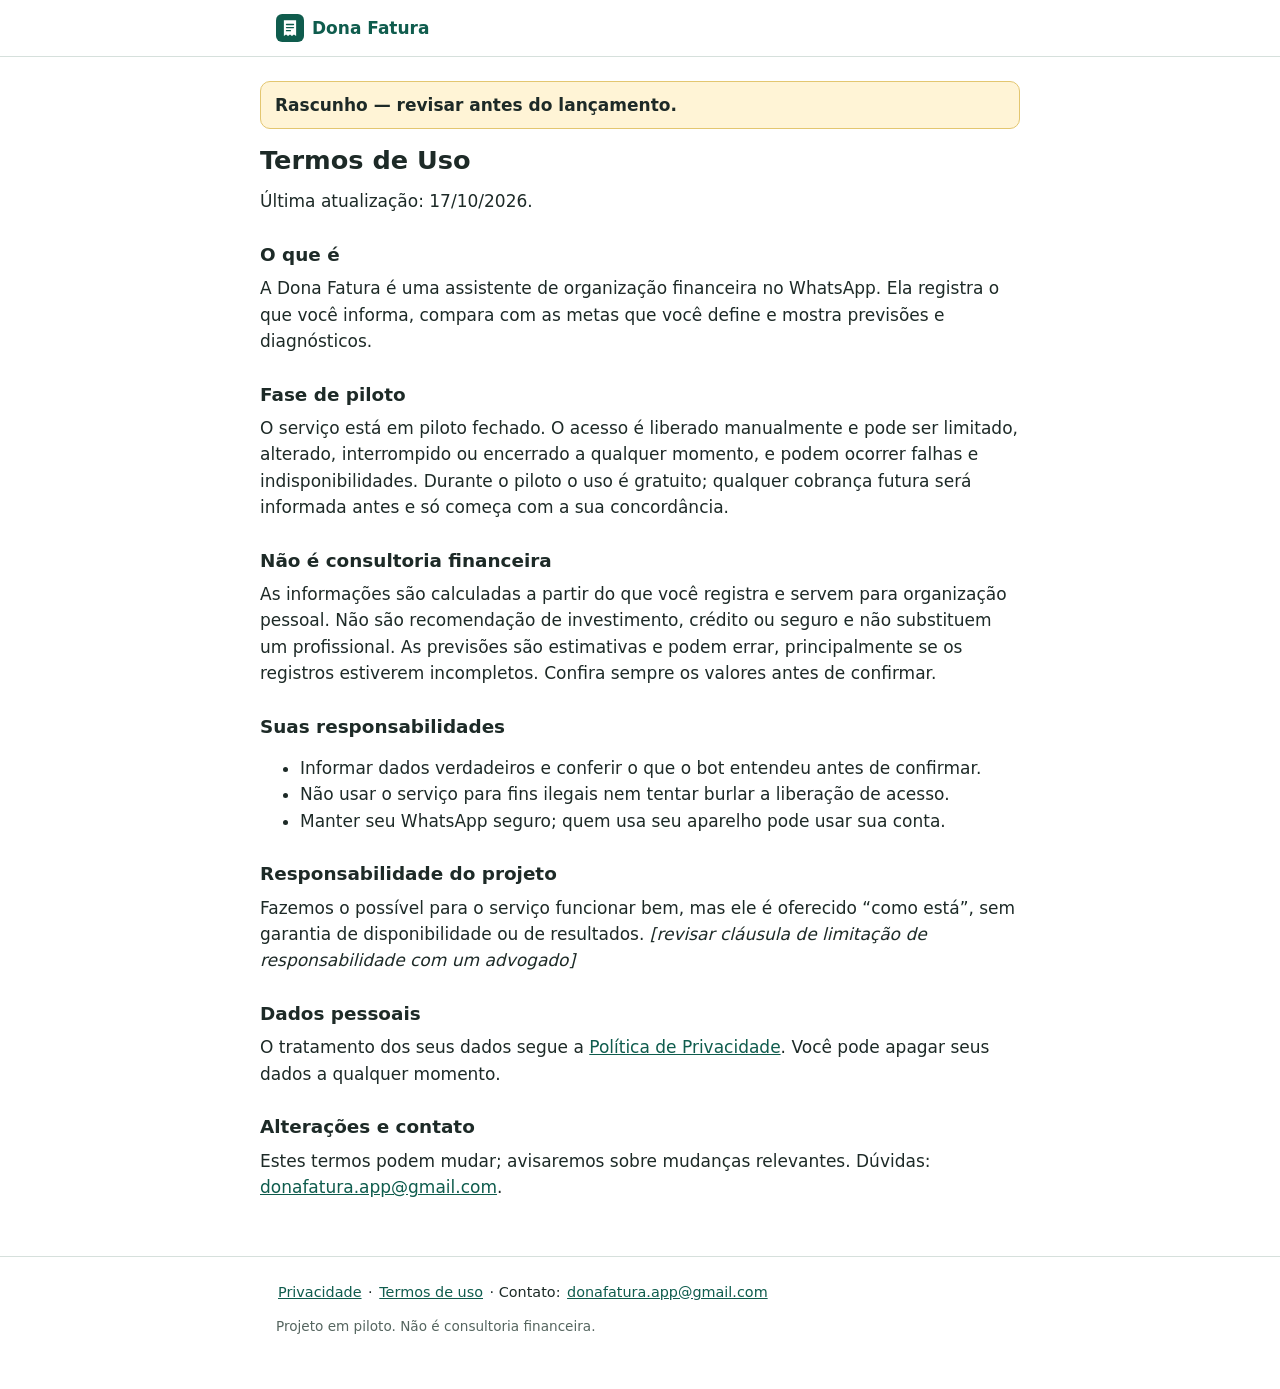
<file: landing/termos.html>
<!doctype html>
<html lang="pt-BR">
<head>
  <meta charset="utf-8">
  <meta name="viewport" content="width=device-width, initial-scale=1">
  <title>Termos de Uso — Dona Fatura</title>
  <meta name="description" content="Regras de uso do piloto da Dona Fatura.">
  <meta name="robots" content="noindex, nofollow">
  <link rel="icon" href="favicon.svg" type="image/svg+xml">
  <link rel="stylesheet" href="estilo.css">
</head>
<body data-pagina="legal">
  <header class="topo"><div class="wrap"><a class="marca" href="index.html"><img src="favicon.svg" width="28" height="28" alt="">Dona Fatura</a></div></header>
  <main class="wrap legal">
    <p class="rascunho">Rascunho — revisar antes do lançamento.</p>
    <h1>Termos de Uso</h1>
    <p>Última atualização: 17/10/2026.</p>

    <h2>O que é</h2>
    <p>A Dona Fatura é uma assistente de organização financeira no WhatsApp. Ela registra o que você informa, compara
      com as metas que você define e mostra previsões e diagnósticos.</p>

    <h2>Fase de piloto</h2>
    <p>O serviço está em piloto fechado. O acesso é liberado manualmente e pode ser limitado, alterado, interrompido
      ou encerrado a qualquer momento, e podem ocorrer falhas e indisponibilidades. Durante o piloto o uso é gratuito;
      qualquer cobrança futura será informada antes e só começa com a sua concordância.</p>

    <h2>Não é consultoria financeira</h2>
    <p>As informações são calculadas a partir do que você registra e servem para organização pessoal. Não são
      recomendação de investimento, crédito ou seguro e não substituem um profissional. As previsões são estimativas
      e podem errar, principalmente se os registros estiverem incompletos. Confira sempre os valores antes de confirmar.</p>

    <h2>Suas responsabilidades</h2>
    <ul>
      <li>Informar dados verdadeiros e conferir o que o bot entendeu antes de confirmar.</li>
      <li>Não usar o serviço para fins ilegais nem tentar burlar a liberação de acesso.</li>
      <li>Manter seu WhatsApp seguro; quem usa seu aparelho pode usar sua conta.</li>
    </ul>

    <h2>Responsabilidade do projeto</h2>
    <p>Fazemos o possível para o serviço funcionar bem, mas ele é oferecido “como está”, sem garantia de
      disponibilidade ou de resultados. <i>[revisar cláusula de limitação de responsabilidade com um advogado]</i></p>

    <h2>Dados pessoais</h2>
    <p>O tratamento dos seus dados segue a <a href="privacidade.html">Política de Privacidade</a>.
      Você pode apagar seus dados a qualquer momento.</p>

    <h2>Alterações e contato</h2>
    <p>Estes termos podem mudar; avisaremos sobre mudanças relevantes. Dúvidas:
      <a data-email href="mailto:donafatura.app@gmail.com">donafatura.app@gmail.com</a>.</p>
  </main>
  <footer id="rodape" class="rodape"></footer>
  <script src="config.js"></script>
  <script src="conteudo.js"></script>
  <script src="script.js"></script>
</body>
</html>
</file>
<file: landing/estilo.css>
:root {
  --verde: #0f5c4d;
  --verde-escuro: #0a4237;
  --verde-claro: #e6f2ee;
  --ambar: #fff4d6;
  --texto: #1d2a27;
  --suave: #55655f;
  --fundo: #ffffff;
  --fundo-alt: #f4f7f6;
  --borda: #d6e0dc;
  --raio: 14px;
}
* { box-sizing: border-box; }
html { scroll-behavior: smooth; }
body {
  margin: 0; background: var(--fundo); color: var(--texto);
  font: 17px/1.55 system-ui, -apple-system, "Segoe UI", Roboto, Arial, sans-serif;
  -webkit-text-size-adjust: 100%;
}
.wrap { max-width: 760px; margin: 0 auto; padding: 0 16px; }
a { color: var(--verde); }
h1, h2, h3 { line-height: 1.2; margin: 0 0 .5em; }
h1 { font-size: 1.75rem; }
h2 { font-size: 1.4rem; }
h3 { font-size: 1.05rem; }
p { margin: 0 0 .9em; }

.topo { border-bottom: 1px solid var(--borda); }
.topo .wrap { display: flex; align-items: center; height: 56px; }
.marca { display: inline-flex; align-items: center; gap: 8px; font-weight: 700; color: var(--verde); text-decoration: none; }

.btn {
  display: inline-block; border: 2px solid var(--verde); border-radius: 999px; padding: 13px 22px;
  font: inherit; font-weight: 700; text-align: center; text-decoration: none; cursor: pointer;
  min-height: 48px; background: transparent; color: var(--verde);
}
.btn-primario { background: var(--verde); color: #fff; }
.btn-primario:hover { background: var(--verde-escuro); }
.btn-sec:hover { background: var(--verde-claro); }
.btn:focus-visible, .link:focus-visible, summary:focus-visible, .fechar:focus-visible { outline: 3px solid #f2b400; outline-offset: 2px; }
.btn[disabled] { opacity: .6; cursor: wait; }
.cta { display: flex; flex-direction: column; gap: 10px; margin: 20px 0 14px; }

.hero { background: var(--verde-claro); padding: 32px 0 28px; }
.selo { display: inline-block; background: #fff; border: 1px solid var(--borda); border-radius: 999px; padding: 4px 12px; font-size: .85rem; color: var(--verde); font-weight: 600; }
.sub { font-size: 1.05rem; color: var(--suave); }
.aviso, .nota { font-size: .85rem; color: var(--suave); }

.secao { padding: 36px 0; }
.secao.alt { background: var(--fundo-alt); }
.secao.destaque { background: var(--ambar); }
.secao.final { background: var(--verde-claro); text-align: center; }
.secao.final .cta { align-items: stretch; }

.passos { list-style: none; counter-reset: p; margin: 0; padding: 0; display: grid; gap: 14px; }
.passos li { counter-increment: p; position: relative; padding: 14px 14px 4px 56px; border: 1px solid var(--borda); border-radius: var(--raio); background: #fff; }
.passos li::before {
  content: counter(p); position: absolute; left: 14px; top: 14px; width: 30px; height: 30px; border-radius: 50%;
  background: var(--verde); color: #fff; font-weight: 700; display: grid; place-items: center;
}

.cartoes { list-style: none; margin: 0; padding: 0; display: grid; gap: 12px; }
.cartoes li { background: #fff; border: 1px solid var(--borda); border-radius: var(--raio); padding: 14px 16px 4px; }
.cartoes li.em-breve { border-style: dashed; color: var(--suave); }
.etiqueta { margin-left: 8px; font-size: .72rem; font-weight: 700; text-transform: uppercase; background: var(--fundo-alt); border: 1px solid var(--borda); border-radius: 999px; padding: 2px 8px; vertical-align: middle; }
.preco { font-size: 1.5rem; font-weight: 700; color: var(--verde); }
.detalhes { padding-left: 18px; }
.mais { margin-top: 18px; }

.exemplo { margin: 0; }
.chat { background: #e9efec; border-radius: var(--raio); padding: 14px; display: flex; flex-direction: column; gap: 8px; }
.bolha { max-width: 86%; padding: 8px 12px; border-radius: 12px; font-size: .95rem; }
.bolha p { margin: 0; }
.bolha.voce { align-self: flex-end; background: #d4ebdf; border-bottom-right-radius: 3px; }
.bolha.bot { align-self: flex-start; background: #fff; border-bottom-left-radius: 3px; }
.bolha-botoes { display: flex; gap: 6px; margin-top: 8px; }
.bolha-botoes span { flex: 1; text-align: center; border-top: 1px solid var(--borda); padding-top: 6px; color: var(--verde); font-weight: 600; }
figcaption { margin-top: 8px; font-size: .85rem; color: var(--suave); font-style: italic; }

details { background: #fff; border: 1px solid var(--borda); border-radius: var(--raio); padding: 0 16px; margin-bottom: 10px; }
summary { cursor: pointer; font-weight: 600; padding: 14px 0; min-height: 48px; }
details[open] summary { color: var(--verde); }

.rodape { border-top: 1px solid var(--borda); padding: 24px 0 40px; font-size: .9rem; }
.rodape-links a { margin: 0 2px; }
.link { background: none; border: 0; padding: 4px 0; font: inherit; color: var(--verde); text-decoration: underline; cursor: pointer; }

/* Formulário */
.dialogo { border: 0; border-radius: var(--raio); padding: 0; width: calc(100% - 32px); max-width: 440px; }
.dialogo::backdrop { background: rgba(0, 0, 0, .55); }
.dialogo-corpo { position: relative; padding: 22px 18px 20px; }
.dialogo-corpo h2 { padding-right: 36px; }
.fechar { position: absolute; top: 8px; right: 8px; width: 44px; height: 44px; border: 0; background: none; font-size: 1.8rem; line-height: 1; cursor: pointer; color: var(--suave); }
.dialogo label { display: block; font-weight: 600; margin: 12px 0 4px; }
.dialogo input[type="text"], .dialogo input[type="tel"] {
  width: 100%; font: inherit; padding: 12px; border: 1.5px solid #8aa098; border-radius: 10px; min-height: 48px;
}
.dialogo label.consent { display: flex; gap: 10px; font-weight: 400; font-size: .9rem; align-items: flex-start; margin-top: 14px; }
.consent input { width: 22px; height: 22px; flex: none; margin-top: 2px; }
.isca { position: absolute; left: -9999px; width: 1px; height: 1px; overflow: hidden; }
.erro { color: #a4170f; font-size: .85rem; margin: 4px 0 0; min-height: 0; }
.dialogo .btn { width: 100%; margin-top: 14px; }
.status { font-size: .9rem; margin: 10px 0 0; }
.sucesso { font-weight: 600; color: var(--verde); }

/* Banner de cookies */
.cookies { position: fixed; left: 0; right: 0; bottom: 0; z-index: 10; background: #fff; border-top: 2px solid var(--verde); padding: 14px 16px; box-shadow: 0 -4px 16px rgba(0, 0, 0, .12); }
.cookies p { margin: 0 0 10px; font-size: .9rem; }
.cookies-botoes { display: flex; gap: 10px; }
.cookies-botoes .btn { flex: 1; padding: 10px 12px; }

/* Páginas legais */
.legal { padding: 24px 0 40px; }
.legal h1 { font-size: 1.6rem; }
.legal h2 { font-size: 1.15rem; margin-top: 1.6em; }
.rascunho { background: var(--ambar); border: 1px solid #e3c670; border-radius: 10px; padding: 10px 14px; font-weight: 600; }
.legal table { border-collapse: collapse; width: 100%; font-size: .92rem; display: block; overflow-x: auto; }
.legal th, .legal td { border: 1px solid var(--borda); padding: 6px 8px; text-align: left; vertical-align: top; }

.semscript { padding: 24px 16px; }

@media (min-width: 640px) {
  h1 { font-size: 2.2rem; }
  .cta { flex-direction: row; }
  .cartoes { grid-template-columns: 1fr 1fr; }
  .passos { grid-template-columns: repeat(3, 1fr); }
  .passos li { padding: 56px 14px 4px; }
  .secao.final .cta { justify-content: center; }
}
@media (prefers-reduced-motion: reduce) { html { scroll-behavior: auto; } }

@media print {
  .topo, .rodape, .sem-impressao { display: none !important; }
  .legal table { display: table; }
  .legal tr, .legal li { break-inside: avoid; }
}

/* Guia de uso: exemplos de conversa */
.conversa { background: var(--fundo-alt); border: 1px solid var(--borda); border-radius: var(--raio); padding: 10px 12px; margin: 10px 0 16px; font-size: .95rem; }
.conversa p { margin: 6px 0; }
.conversa .voce { background: var(--verde-claro); border-radius: 10px; padding: 6px 10px; display: inline-block; }
.conversa .bot { color: var(--suave); }
.dica { background: var(--ambar); border-radius: var(--raio); padding: 10px 12px; margin: 12px 0; }
@media print { .conversa, .dica { break-inside: avoid; } }
</file>
